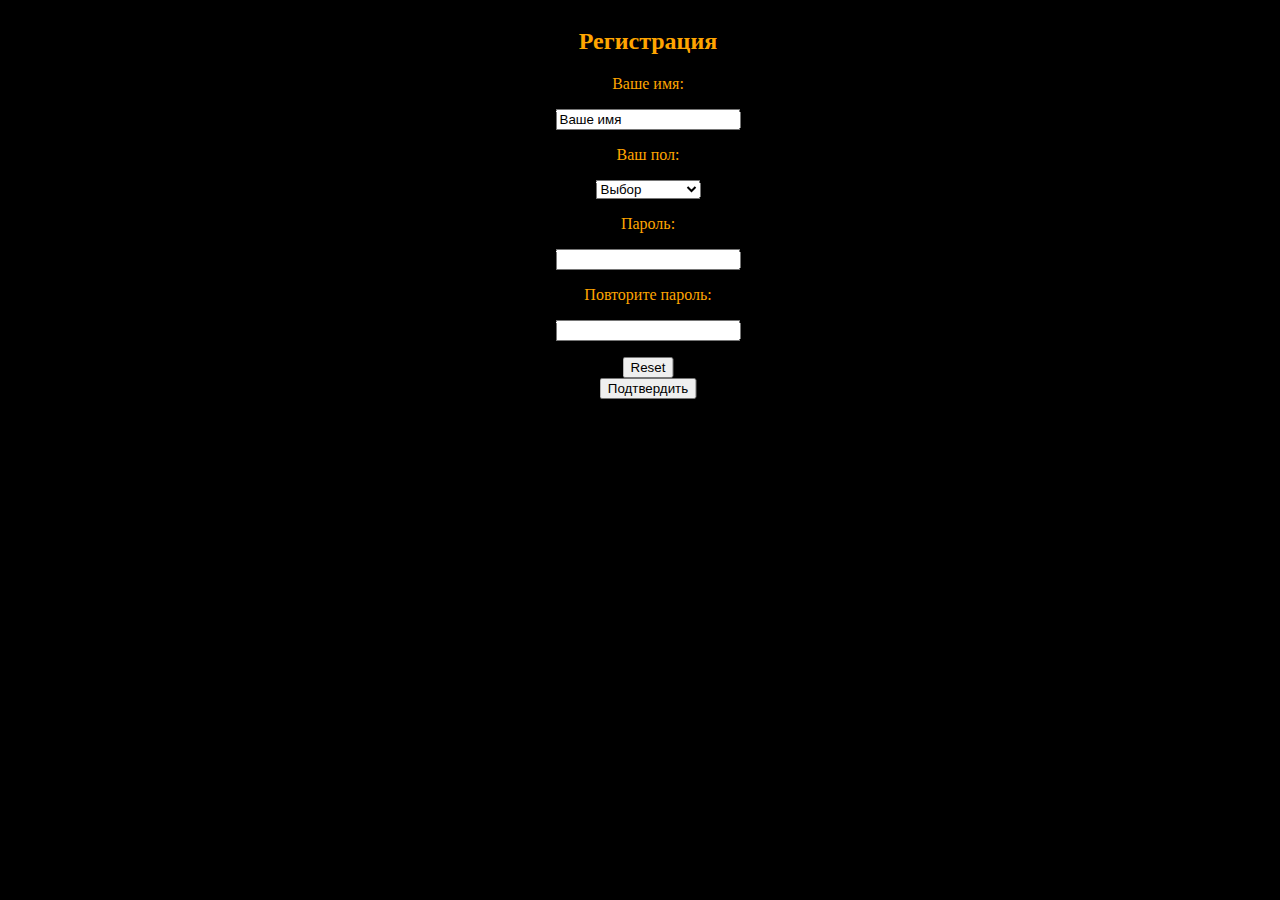
<file: index.html>
<!DOCTYPE html>
<html>
  <head>
    <title> [develop]Регистрация </title>
    <meta charset="utf-8">
    <meta name="author" content="cry.Ashly">
    <meta name="description" content="Тестовая страничка">
    <link rel="stylesheet" href="main.css">
    <script type="text/javascript" src="jquery-3.7.1.min.js"></script>
  </head>
  <body>
    <form action='reg_script.js' method="post">
      <p><h2>Регистрация</h2></p>
      <p>Ваше имя:</p>
      <p><input type="text" name="name" value="Ваше имя" /></p>
      <p>Ваш пол:</p>
      <select name="floor" id="floor">
        <option value="select">Выбор</option>
        <option value="men">Мен</option>
        <option value="wumen">ВуМен</option>
        <option value="menwumen">Не бинарный</option>
      </select>
      <p>Пароль:</p>
      <p><input type="password" name="pass"/>
      <p>Повторите пароль:</p>
      <p><input type="password" name="pass2"/></p>
      <input type="reset" />
    </form>
    <form action="second.html" target="_blank">
      <button>Подтвердить</button>
    </form>
  </body>
</html>
</file>
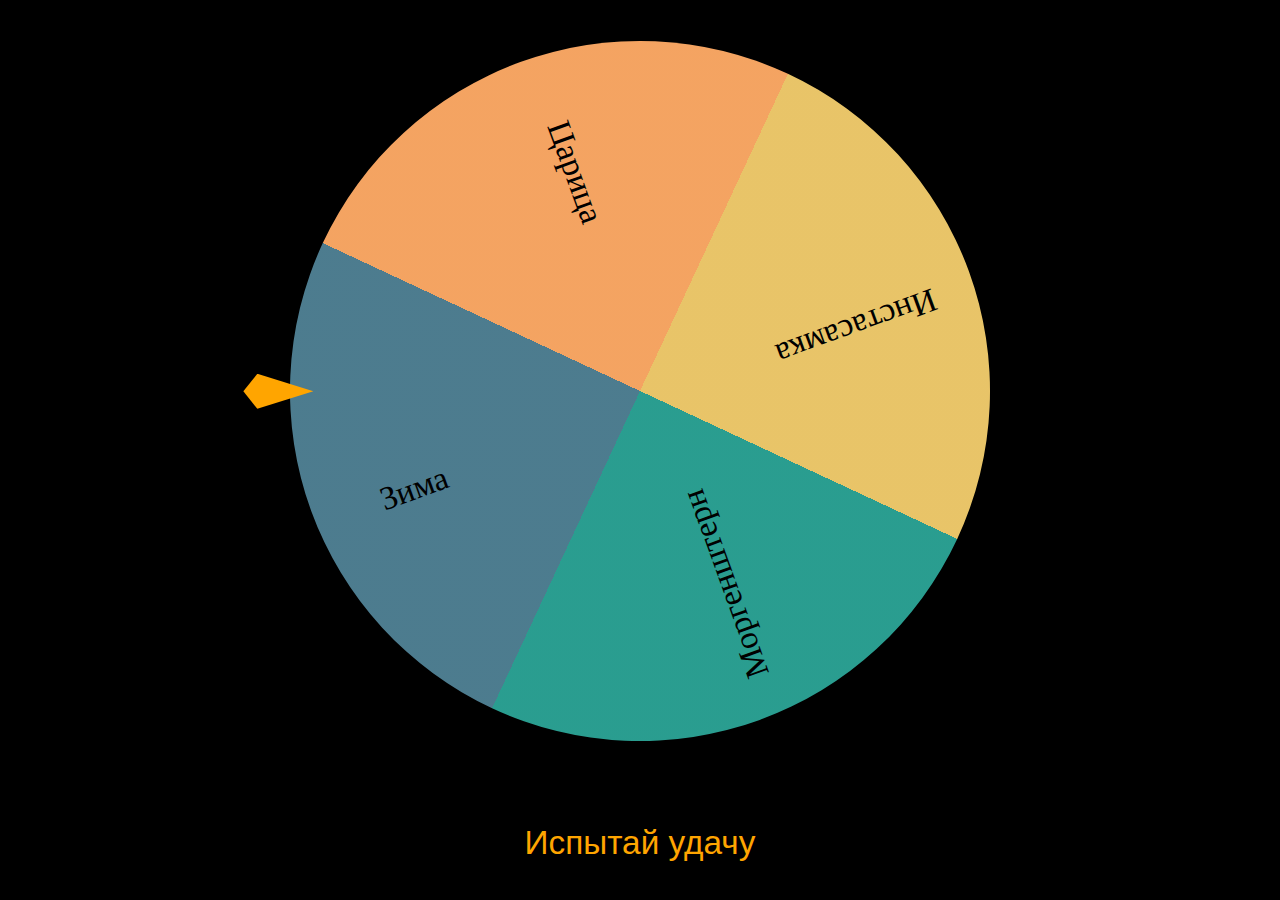
<file: wheel.html>
<!DOCTYPE html>
<html lang="ru" >
<head>
  <meta charset="UTF-8">
  <title>Колесо удачи</title>
  <meta name="viewport" content="width=device-width, initial-scale=1">
  <link rel="stylesheet" href="style.css">

</head>
<body>
<div class="deal-wheel">
  <ul class="spinner"></ul>
  <div class="ticker"></div>
  <button class="btn-spin">Испытай удачу</button>
</div>
  <script src="wheelscript.js"></script>
</body>
</html>
</file>
<file: main.css>
body {
    background: black;
    color: orange;

    position: absolute;
    left: 50%;
    transform: translateX(-50%);
    text-align: center;

  }
</file>
<file: style.css>
/* делаем везде так, чтобы свойства width и height задавали не размеры контента, а размеры блока */
* {
  box-sizing: border-box;
}

/* общие настройки страницы */
body {
  /* подключаем сетку */
  display: grid;
  /* ставим всё по центру */
  place-items: center;
  /* если что-то не помещается на своё место — скрываем то, что не поместилось */
  overflow: hidden;
  background: black;
}

/* общий блок для всех элементов */
.deal-wheel {
  /* задаём переменные блока */
  /* размеры колеса */
  --size: clamp(250px, 80vmin, 700px);
  /* настройки яркости и заливки фона секторов */
  --lg-hs: 0 3%;
  --lg-stop: 50%;
  --lg: linear-gradient(
      hsl(var(--lg-hs) 0%) 0 var(--lg-stop),
      hsl(var(--lg-hs) 20%) var(--lg-stop) 100%
    );
  /* добавляем позиционирование относительно других элементов */
  position: relative;
  /* подключаем сетку */
  display: grid;
  grid-gap: calc(var(--size) / 20);
  /* выравниваем содержимое блока по центру */
  align-items: center;
  /* задаём имена областей внутри сетки */
  grid-template-areas:
    "spinner"
    "trigger";
  /* устанавливаем размер шрифта */
  font-size: calc(var(--size) / 21);
}

/* всё, что относится ко внутренним элементам главного блока, будет находиться в области сетки с названием spinner */
.deal-wheel > * {
  grid-area: spinner;
}

/* сам блок и кнопка будут находиться в области сетки с названием trigger и будут выровнены по центру */
.deal-wheel .btn-spin {
  grid-area: trigger;
  justify-self: center;
}

/* сектор колеса */
.spinner {
  /* добавляем относительное позиционирование */
  position: relative;
  /* подключаем сетку */
  display: grid;
  /* выравниваем всё по центру */
  align-items: center;
  /* добавляем элемент в сетку */
  grid-template-areas: "spinner";
  /* устанавливаем размеры */
  width: var(--size);
  height: var(--size);
  /* поворачиваем элемент  */
  transform: rotate(calc(var(--rotate, 25) * 1deg));
  /* рисуем круглую обводку, а всё, что не поместится, — будет скрыто за кругом */
  border-radius: 50%;
}

/* всё, что внутри этого блока, будет находиться в области сетки с названием spinner */
.spinner * {
  grid-area: spinner;
}

/* текст на секторах */
.prize {
  /* включаем «гибкую» вёрстку */
  display: flex;
  align-items: center;
  /* задаём отступы от краёв блока */
  padding: 0 calc(var(--size) / 6) 0 calc(var(--size) / 20);
  /* устанавливаем размеры */
  width: 50%;
  height: 50%;
  /* устанавливаем координаты, относительно которых будем вращать текст */
  transform-origin: center right;
  /* поворачиваем текст */
  transform: rotate(var(--rotate));
  /* запрещаем пользователю выделять мышкой текст на секторах */
  user-select: none;
}

/* язычок */
.ticker {
  /* добавляем относительное позиционирование */
  position: relative;
  /* устанавливаем размеры */
  left: calc(var(--size) / -15);
  width: calc(var(--size) / 10);
  height: calc(var(--size) / 20);
  /* фон язычка */
  background: orange;
  /* делаем так, чтобы язычок был выше колеса */
  z-index: 1;
  /* форма язычка */
  clip-path: polygon(20% 0, 100% 50%, 20% 100%, 0% 50%);
  /* устанавливаем точку, относительно которой будет вращаться язычок при движении колеса */
  transform-origin: center left;
}

/* кнопка запуска колеса */
.btn-spin {
  color: orange;
  background: black;
  border: none;
  /* берём размер шрифта такой же, как в колесе */
  font-size: inherit;
  /* добавляем отступы от текста внутри кнопки */
  padding: 0.9rem 2rem 1rem;
  /* скругляем углы */
  border-radius: 0.5rem;
  /* меняем внешний вид курсора над кнопкой на руку*/
  cursor: pointer;
}

/* если кнопка нажата и неактивна */
.btn-spin:disabled {
  /* меняем внешний вид курсора */
  cursor: progress;
  /* делаем кнопку полупрозрачной */
  opacity: 0.25;
}

/* анимация вращения */
.is-spinning .spinner {
  transition: transform 8s cubic-bezier(0.1, -0.01, 0, 1);
}

/* анимация движения язычка */
.is-spinning .ticker {
          animation: tick 700ms cubic-bezier(0.34, 1.56, 0.64, 1);
}


/* эффект, когда колесо задевает язычок при вращении */
@keyframes tick {
  40% {
    /* чуть поворачиваем язычок наверх в середине анимации */
    transform: rotate(-12deg);
  }
}

/* анимируем выпавший сектор */
.prize.selected .text {
  /* делаем текст белым */
  color: white;
  /* настраиваем длительность анимации */
  animation: selected 800ms ease;
}

/* настраиваем анимацию текста на выпавшем секторе по кадрам */
@keyframes selected {
  /* что происходит на 25% от начала анимации */
  25% {
    /* увеличиваем текст в 1,25 раза */
    transform: scale(1.25);
    /* добавляем тексту тень */
    text-shadow: 1vmin 1vmin 0 hsla(0 0% 0% / 0.1);
  }
  40% {
    transform: scale(0.92);
    text-shadow: 0 0 0 hsla(0 0% 0% / 0.2);
  }
  60% {
    transform: scale(1.02);
    text-shadow: 0.5vmin 0.5vmin 0 hsla(0 0% 0% / 0.1);
  }
  75% {
    transform: scale(0.98);
  }
  85% {
    transform: scale(1);
  }
}
</file>
